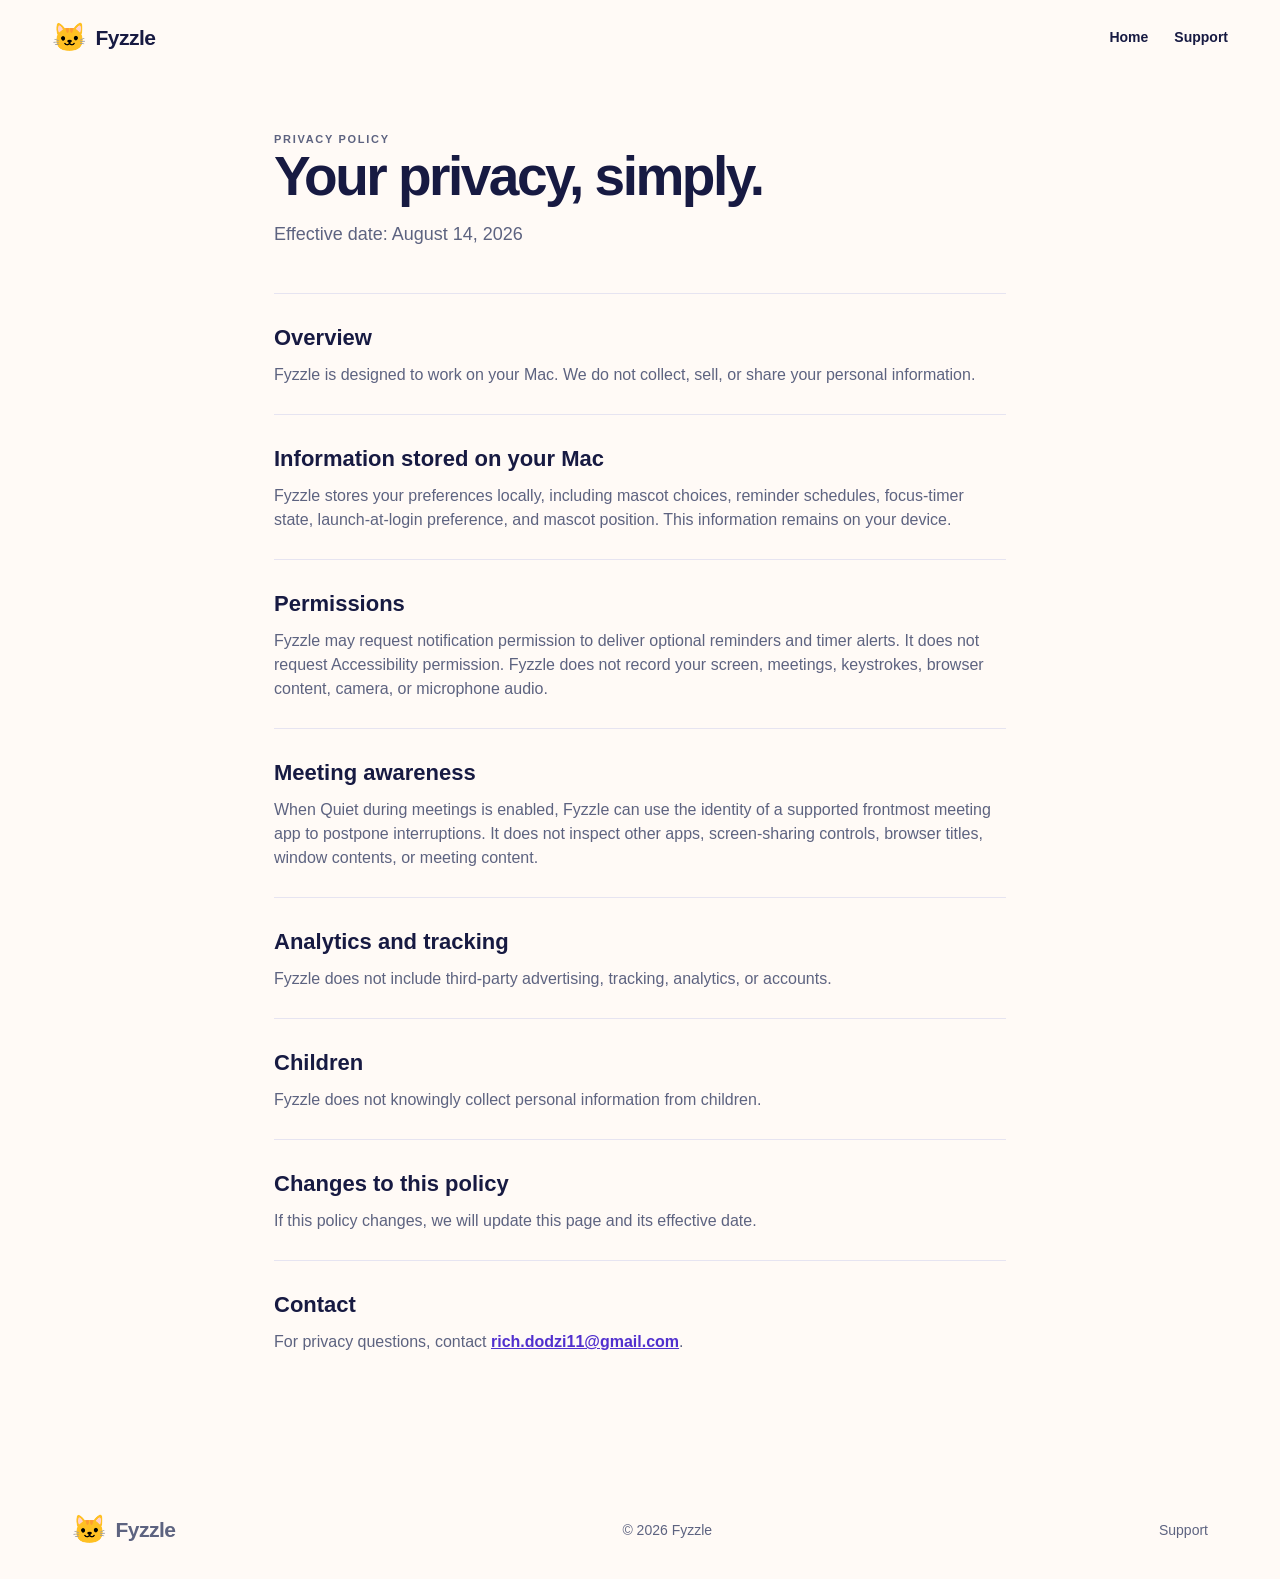
<file: privacy/index.html>
<!doctype html><html lang="en"><head><meta charset="utf-8"><meta name="viewport" content="width=device-width,initial-scale=1"><meta name="description" content="Fyzzle Privacy Policy"><title>Fyzzle Privacy Policy</title><link rel="stylesheet" href="../styles.css"></head><body><header class="site-header"><a class="brand" href="../"><span class="brand-mark">🐱</span> Fyzzle</a><nav><a href="../">Home</a><a href="../support/">Support</a></nav></header><main class="legal"><p class="eyebrow">PRIVACY POLICY</p><h1>Your privacy, simply.</h1><p class="lead">Effective date: August 14, 2026</p><section><h2>Overview</h2><p>Fyzzle is designed to work on your Mac. We do not collect, sell, or share your personal information.</p></section><section><h2>Information stored on your Mac</h2><p>Fyzzle stores your preferences locally, including mascot choices, reminder schedules, focus-timer state, launch-at-login preference, and mascot position. This information remains on your device.</p></section><section><h2>Permissions</h2><p>Fyzzle may request notification permission to deliver optional reminders and timer alerts. It does not request Accessibility permission. Fyzzle does not record your screen, meetings, keystrokes, browser content, camera, or microphone audio.</p></section><section><h2>Meeting awareness</h2><p>When Quiet during meetings is enabled, Fyzzle can use the identity of a supported frontmost meeting app to postpone interruptions. It does not inspect other apps, screen-sharing controls, browser titles, window contents, or meeting content.</p></section><section><h2>Analytics and tracking</h2><p>Fyzzle does not include third-party advertising, tracking, analytics, or accounts.</p></section><section><h2>Children</h2><p>Fyzzle does not knowingly collect personal information from children.</p></section><section><h2>Changes to this policy</h2><p>If this policy changes, we will update this page and its effective date.</p></section><section><h2>Contact</h2><p>For privacy questions, contact <a class="text-link" href="mailto:rich.dodzi11@gmail.com">rich.dodzi11@gmail.com</a>.</p></section></main><footer><a class="brand" href="../"><span class="brand-mark">🐱</span> Fyzzle</a><span>© 2026 Fyzzle</span><span><a href="../support/">Support</a></span></footer></body></html>
</file>
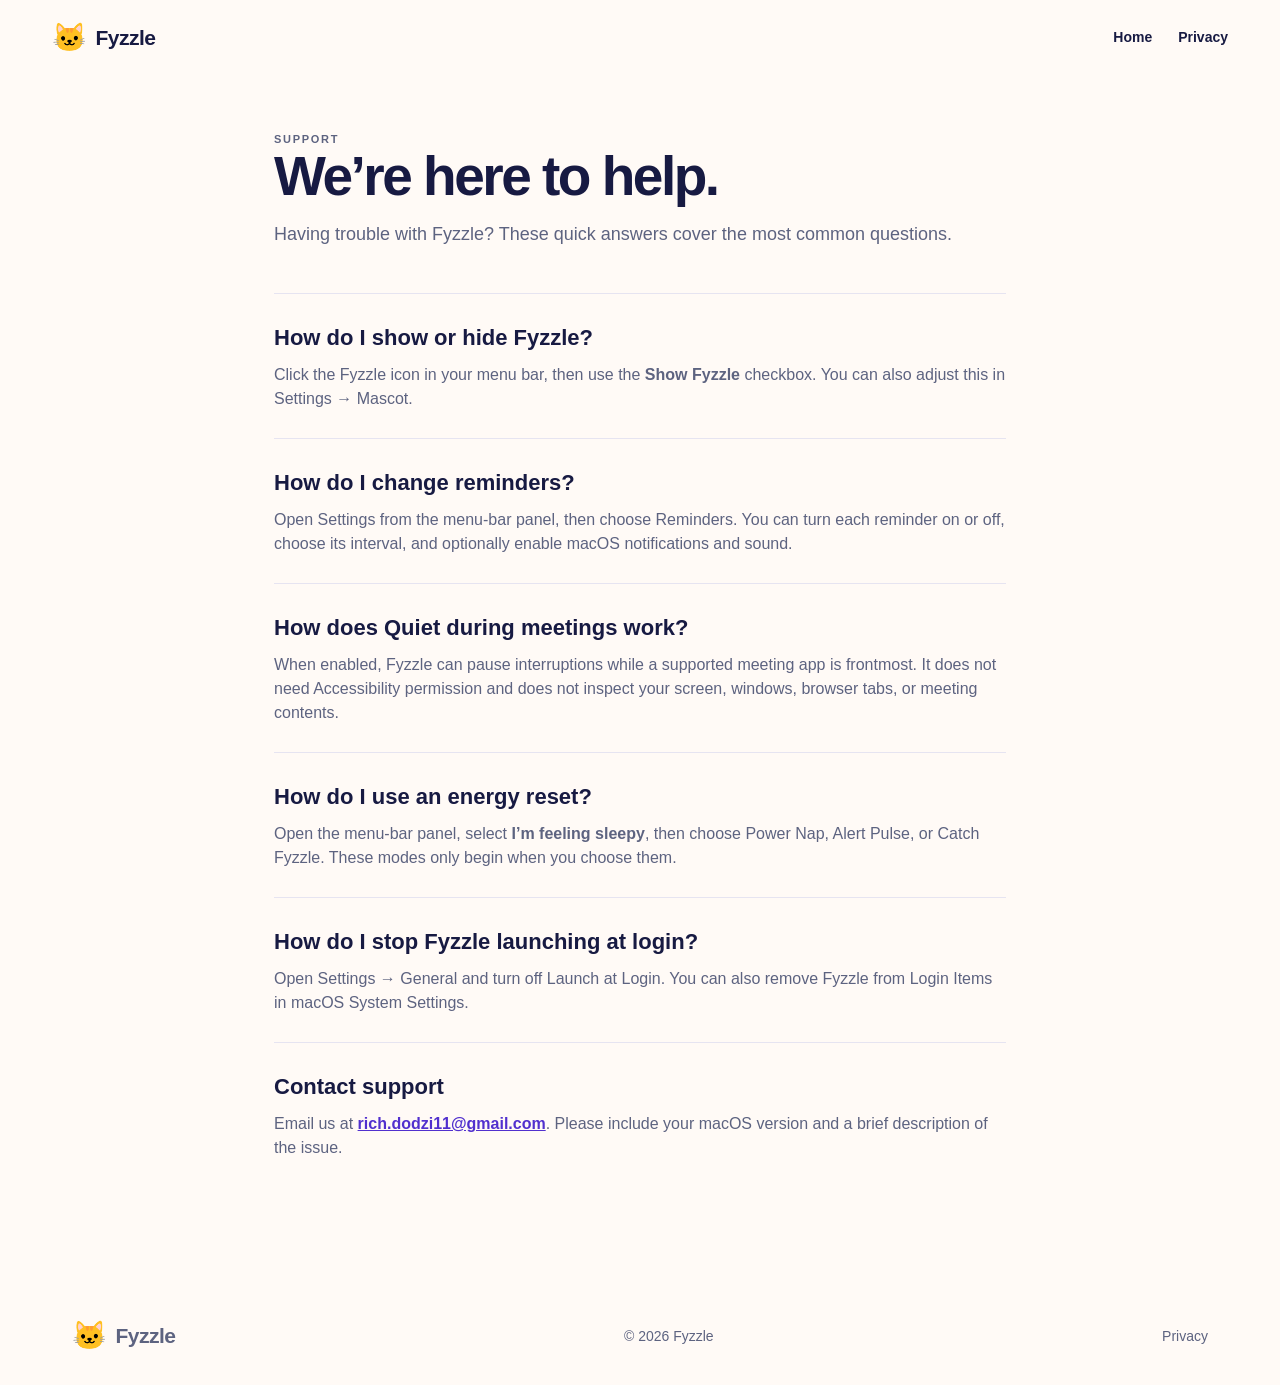
<file: support/index.html>
<!doctype html><html lang="en"><head><meta charset="utf-8"><meta name="viewport" content="width=device-width,initial-scale=1"><meta name="description" content="Fyzzle support and frequently asked questions"><title>Fyzzle Support</title><link rel="stylesheet" href="../styles.css"></head><body><header class="site-header"><a class="brand" href="../"><span class="brand-mark">🐱</span> Fyzzle</a><nav><a href="../">Home</a><a href="../privacy/">Privacy</a></nav></header><main class="legal"><p class="eyebrow">SUPPORT</p><h1>We’re here to help.</h1><p class="lead">Having trouble with Fyzzle? These quick answers cover the most common questions.</p><section><h2>How do I show or hide Fyzzle?</h2><p>Click the Fyzzle icon in your menu bar, then use the <strong>Show Fyzzle</strong> checkbox. You can also adjust this in Settings → Mascot.</p></section><section><h2>How do I change reminders?</h2><p>Open Settings from the menu-bar panel, then choose Reminders. You can turn each reminder on or off, choose its interval, and optionally enable macOS notifications and sound.</p></section><section><h2>How does Quiet during meetings work?</h2><p>When enabled, Fyzzle can pause interruptions while a supported meeting app is frontmost. It does not need Accessibility permission and does not inspect your screen, windows, browser tabs, or meeting contents.</p></section><section><h2>How do I use an energy reset?</h2><p>Open the menu-bar panel, select <strong>I’m feeling sleepy</strong>, then choose Power Nap, Alert Pulse, or Catch Fyzzle. These modes only begin when you choose them.</p></section><section><h2>How do I stop Fyzzle launching at login?</h2><p>Open Settings → General and turn off Launch at Login. You can also remove Fyzzle from Login Items in macOS System Settings.</p></section><section><h2>Contact support</h2><p>Email us at <a class="text-link" href="mailto:rich.dodzi11@gmail.com">rich.dodzi11@gmail.com</a>. Please include your macOS version and a brief description of the issue.</p></section></main><footer><a class="brand" href="../"><span class="brand-mark">🐱</span> Fyzzle</a><span>© 2026 Fyzzle</span><span><a href="../privacy/">Privacy</a></span></footer></body></html>
</file>
<file: styles.css>
:root{--ink:#171a42;--muted:#5d6380;--cream:#fffaf6;--paper:#fff;--orange:#ff8b2c;--purple:#5130ce;--deep:#211a79;--blue:#1146bd;--line:#e6e4f1}*{box-sizing:border-box}html{scroll-behavior:smooth}body{margin:0;background:var(--cream);color:var(--ink);font-family:-apple-system,BlinkMacSystemFont,"Segoe UI",sans-serif;line-height:1.5}a{color:inherit;text-decoration:none}.site-header{max-width:1240px;padding:22px 32px;margin:auto;display:flex;align-items:center;justify-content:space-between}.brand{font-size:21px;font-weight:800;display:inline-flex;gap:9px;align-items:center;letter-spacing:-.5px}.brand-mark{font-size:28px;line-height:1}.site-header nav{display:flex;gap:26px;align-items:center;font-size:14px;font-weight:700}.site-header nav>a:not(.nav-cta):hover,footer a:hover{color:var(--purple)}.nav-cta{padding:9px 14px;background:var(--ink);color:#fff;border-radius:999px}.hero{max-width:1200px;min-height:640px;overflow:hidden;position:relative;margin:8px auto 0;border-radius:32px;padding:96px 72px;color:#fff;background:radial-gradient(circle at 88% 16%,#a9b8ff50 0 9%,transparent 28%),radial-gradient(circle at 16% 96%,#a877ff40 0 15%,transparent 35%),linear-gradient(135deg,#6038d6,#1648c4)}.hero:after{content:"";position:absolute;width:620px;height:620px;right:-190px;bottom:-270px;border:1px solid #ffffff2e;border-radius:50%}.hero-copy{position:relative;z-index:2;max-width:560px}.eyebrow{letter-spacing:1.7px;font-size:11px;font-weight:850;margin:0 0 15px;color:var(--purple)}.eyebrow.light{color:#ffffffb8}.hero h1,.intro h2,.showcase h2,.reset-copy h2,.privacy-section h2,.cta h2{font-size:58px;line-height:1.03;letter-spacing:-3px;margin:0}.lede{font-size:19px;line-height:1.55;max-width:520px;opacity:.92;margin:25px 0 31px}.button{display:inline-flex;gap:12px;align-items:center;border-radius:999px;padding:15px 21px;background:var(--orange);color:#281200;font-weight:800;box-shadow:0 12px 28px #24176832;transition:transform .2s,box-shadow .2s}.button:hover{transform:translateY(-2px);box-shadow:0 16px 35px #24176843}.apple{font-size:13px}.fine-print{font-size:13px;opacity:.78;margin:13px 0 0}.hero-visual{position:absolute;z-index:1;right:-110px;bottom:-7px;width:640px;filter:drop-shadow(0 30px 32px #16086b4d)}.hero-visual img{display:block;width:100%;border:1px solid #ffffff36;border-radius:24px 0 0 0}.hero-glow{position:absolute;width:420px;height:420px;right:100px;bottom:80px;background:#a98cff55;filter:blur(80px);border-radius:50%}.floating-note{position:absolute;left:55px;bottom:45px;display:flex;gap:8px;align-items:center;padding:10px 14px;border:1px solid #fff6;background:#25177ad9;border-radius:999px;font-weight:700;font-size:13px;box-shadow:0 12px 22px #12106a50}.floating-note span:first-child{color:#ffca53}.trust-bar{max-width:1020px;margin:0 auto;padding:31px 25px 110px;display:flex;justify-content:space-between;gap:18px;color:var(--muted);font-size:14px;font-weight:700}.trust-bar p{margin:0;display:flex;align-items:center;gap:8px}.trust-bar span{color:var(--orange)}.intro{max-width:740px;margin:0 auto 54px;padding:0 24px;text-align:center}.intro h2,.showcase h2,.privacy-section h2{font-size:43px;color:var(--ink);letter-spacing:-2.2px}.intro>p:last-child{color:var(--muted);font-size:18px;margin:17px 0 0}.feature-grid{max-width:1100px;margin:0 auto 138px;padding:0 24px;display:grid;grid-template-columns:repeat(3,1fr);gap:20px}.feature-grid article{background:var(--paper);padding:33px;border:1px solid var(--line);border-radius:24px;box-shadow:0 12px 30px #24215a08}.feature-icon{width:45px;height:45px;display:grid;place-items:center;border-radius:14px;color:var(--purple);background:#f0ecff;font-size:25px}.feature-grid h3{font-size:20px;margin:23px 0 8px}.feature-grid p,.showcase p{color:var(--muted);margin:0}.showcase{max-width:1200px;margin:0 auto 118px;padding:0 32px;display:grid;grid-template-columns:.83fr 1.17fr;align-items:center;gap:76px}.showcase.alternate{grid-template-columns:1.17fr .83fr}.showcase figure,.reset-screen{margin:0}.showcase img,.reset-screen img{display:block;width:100%;border-radius:24px;box-shadow:0 28px 55px #211d6330;border:1px solid #dad9ec}.showcase figcaption,.reset-screen figcaption{padding-top:12px;color:var(--muted);font-size:13px;font-weight:700;text-align:center}.showcase-copy p:last-of-type{font-size:17px;margin-top:17px}.showcase ul{list-style:none;padding:0;margin:24px 0 0;display:grid;gap:11px;font-size:14px;font-weight:700}.showcase li:before{content:"✓";display:inline-grid;place-items:center;width:19px;height:19px;margin-right:9px;border-radius:50%;background:#eeeaff;color:var(--purple);font-size:12px}.reset-section{overflow:hidden;margin:0 0 120px;padding:110px max(32px,calc((100vw - 1136px)/2));color:#fff;background:radial-gradient(circle at 82% 48%,#7a73ff65,transparent 26%),linear-gradient(135deg,#201875,#1747bc)}.reset-copy{max-width:600px;text-align:center;margin:0 auto 47px}.reset-copy h2{font-size:47px}.reset-copy p:last-child{font-size:18px;opacity:.82;margin:17px 0 0}.reset-cards{display:grid;grid-template-columns:repeat(3,1fr);gap:16px;margin-bottom:42px}.reset-cards article{padding:25px;background:#ffffff13;border:1px solid #ffffff26;border-radius:20px;backdrop-filter:blur(7px)}.reset-cards h3{font-size:19px;margin:17px 0 6px}.reset-cards p{margin:0;color:#ffffffbd;font-size:14px}.mode-icon{display:grid;place-items:center;width:42px;height:42px;border-radius:13px;background:#fff;color:var(--purple);font-size:24px}.mode-icon.sun{color:#ed7920}.mode-icon.target{color:#16bfb1}.reset-shots{display:grid;grid-template-columns:1.2fr .8fr;gap:18px;align-items:center;max-width:1080px;margin:auto}.reset-screen{margin:0}.sleep-screen img{border-radius:20px}.personalize-showcase{margin-bottom:122px}.character-list{display:flex;flex-wrap:wrap;gap:8px;margin-top:25px}.character-list span{padding:7px 12px;border-radius:999px;background:#f0edff;color:var(--purple);font-size:13px;font-weight:800}.privacy-section{max-width:1100px;margin:0 auto 112px;padding:55px 58px;display:grid;grid-template-columns:1fr 1.1fr;gap:70px;border-radius:28px;background:#fff0e3}.privacy-section p:last-of-type{margin:2px 0 18px;color:var(--muted);font-size:17px}.text-link{color:var(--purple);font-weight:800}.cta{text-align:center;padding:112px 24px;color:#fff;background:radial-gradient(circle at 70% 0,#a38dff63,transparent 29%),linear-gradient(130deg,#5d37d1,#1648bd)}.cta h2{font-size:48px}.cta>p:not(.eyebrow){margin:17px auto 27px;max-width:500px;color:#ffffffc7;font-size:18px}.button-light{background:#fff;color:var(--deep);box-shadow:none}footer{max-width:1200px;margin:auto;padding:33px 32px;display:flex;align-items:center;justify-content:space-between;color:var(--muted);font-size:14px}.legal{max-width:780px;margin:55px auto 100px;padding:0 24px}.legal h1{margin:0;font-size:55px;letter-spacing:-2.5px;line-height:1.06}.legal .lead{color:var(--muted);font-size:18px;margin:16px 0 45px}.legal section{border-top:1px solid var(--line);padding:27px 0}.legal h2{font-size:22px;margin:0 0 9px}.legal p{color:var(--muted);margin:0}.legal .text-link{text-decoration:underline}@media(max-width:900px){.hero{margin:0 16px;padding:62px 34px 388px;min-height:735px}.hero h1{font-size:50px}.hero-visual{right:50%;transform:translateX(50%);width:580px}.trust-bar{padding:28px 28px 80px;flex-wrap:wrap;justify-content:center}.feature-grid,.reset-cards,.reset-shots{grid-template-columns:1fr}.showcase,.showcase.alternate,.privacy-section{grid-template-columns:1fr;gap:35px}.showcase.alternate figure{order:2}.showcase{padding:0 24px;margin-bottom:80px}.showcase h2,.intro h2,.privacy-section h2{font-size:38px}.privacy-section{margin:0 24px 80px;padding:38px}.reset-section{padding:80px 24px;margin-bottom:80px}}@media(max-width:620px){.site-header{padding:18px 20px}.site-header nav a:not(.nav-cta){display:none}.hero{padding:55px 25px 350px;min-height:660px}.hero h1{font-size:42px;letter-spacing:-2.5px}.lede{font-size:17px}.hero-visual{width:510px;bottom:7px}.floating-note{left:38px;bottom:28px}.trust-bar{display:grid;grid-template-columns:1fr 1fr;padding-bottom:66px;font-size:13px}.feature-grid{margin-bottom:78px}.feature-grid article{padding:27px}.reset-copy h2,.cta h2{font-size:39px}.reset-section{padding:70px 22px}.privacy-section{padding:32px 27px}.site-header nav{gap:0}footer{flex-direction:column;gap:15px;text-align:center}}
</file>
